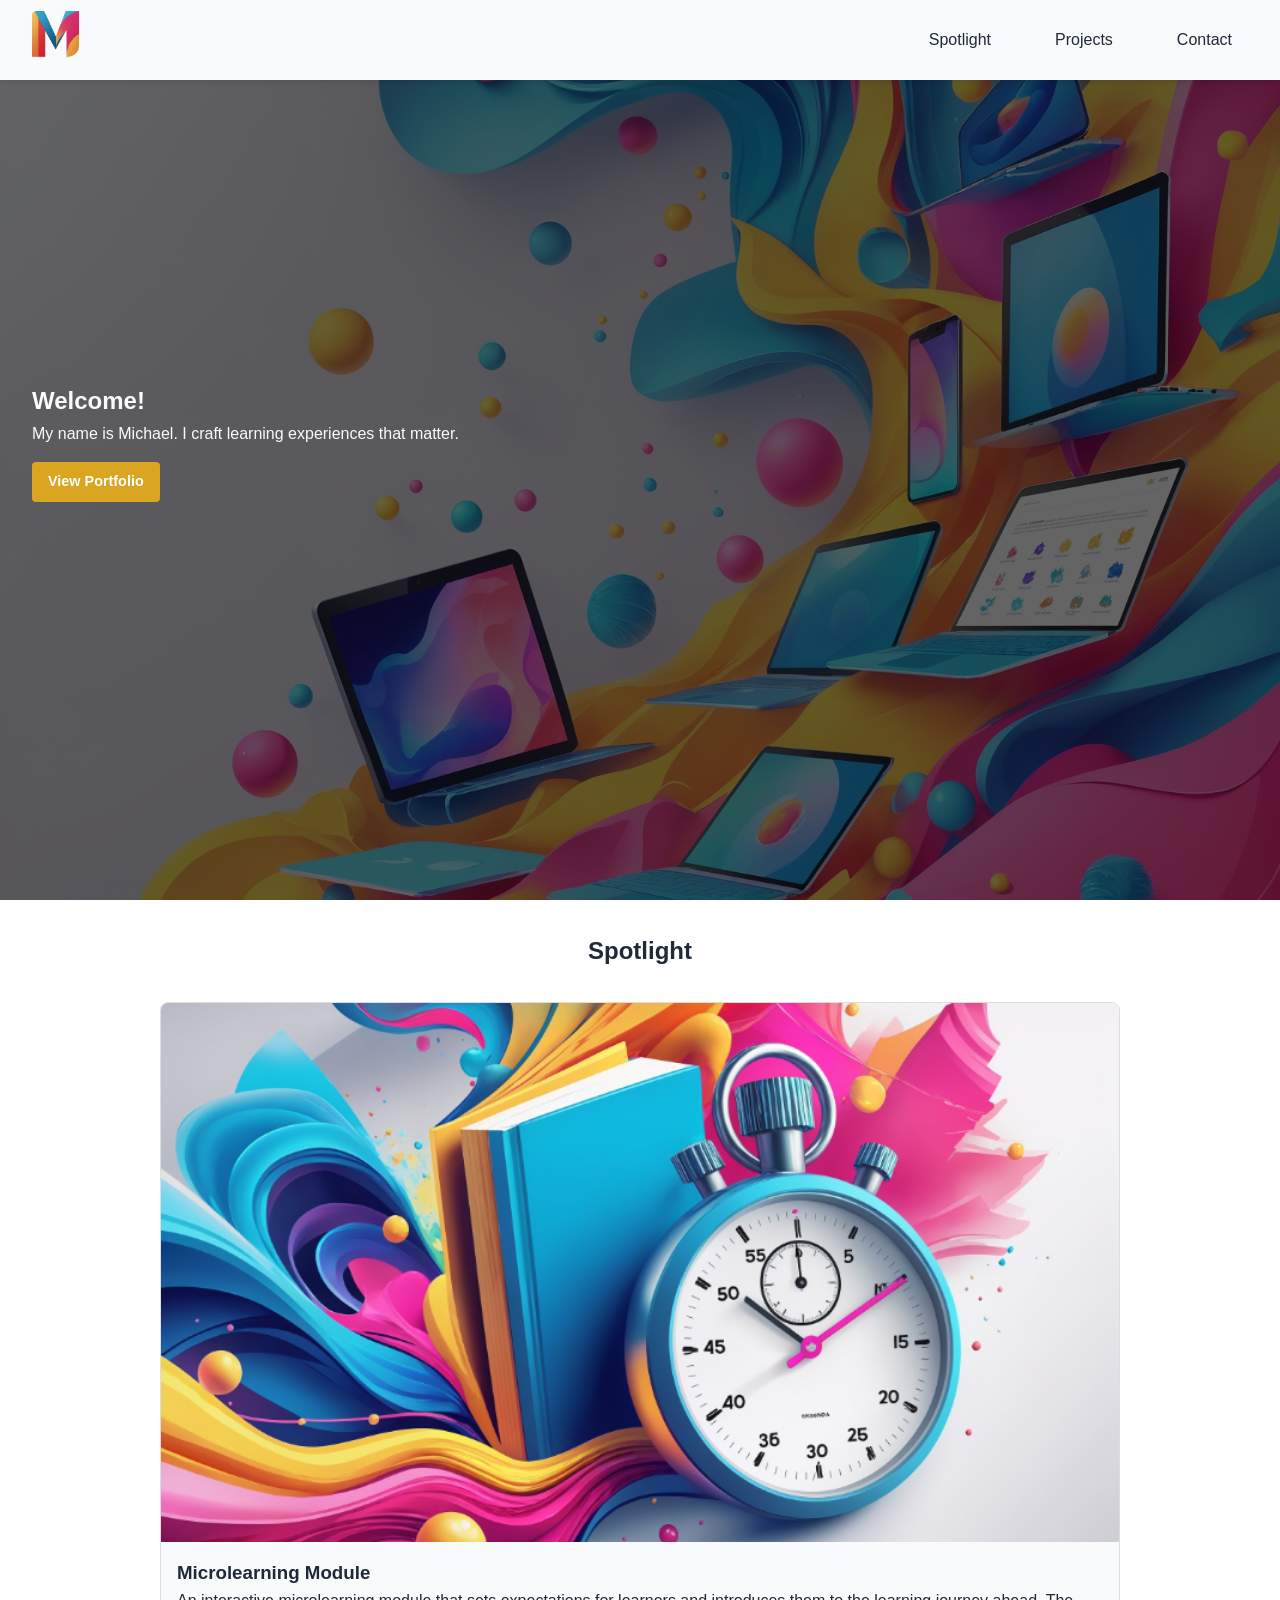
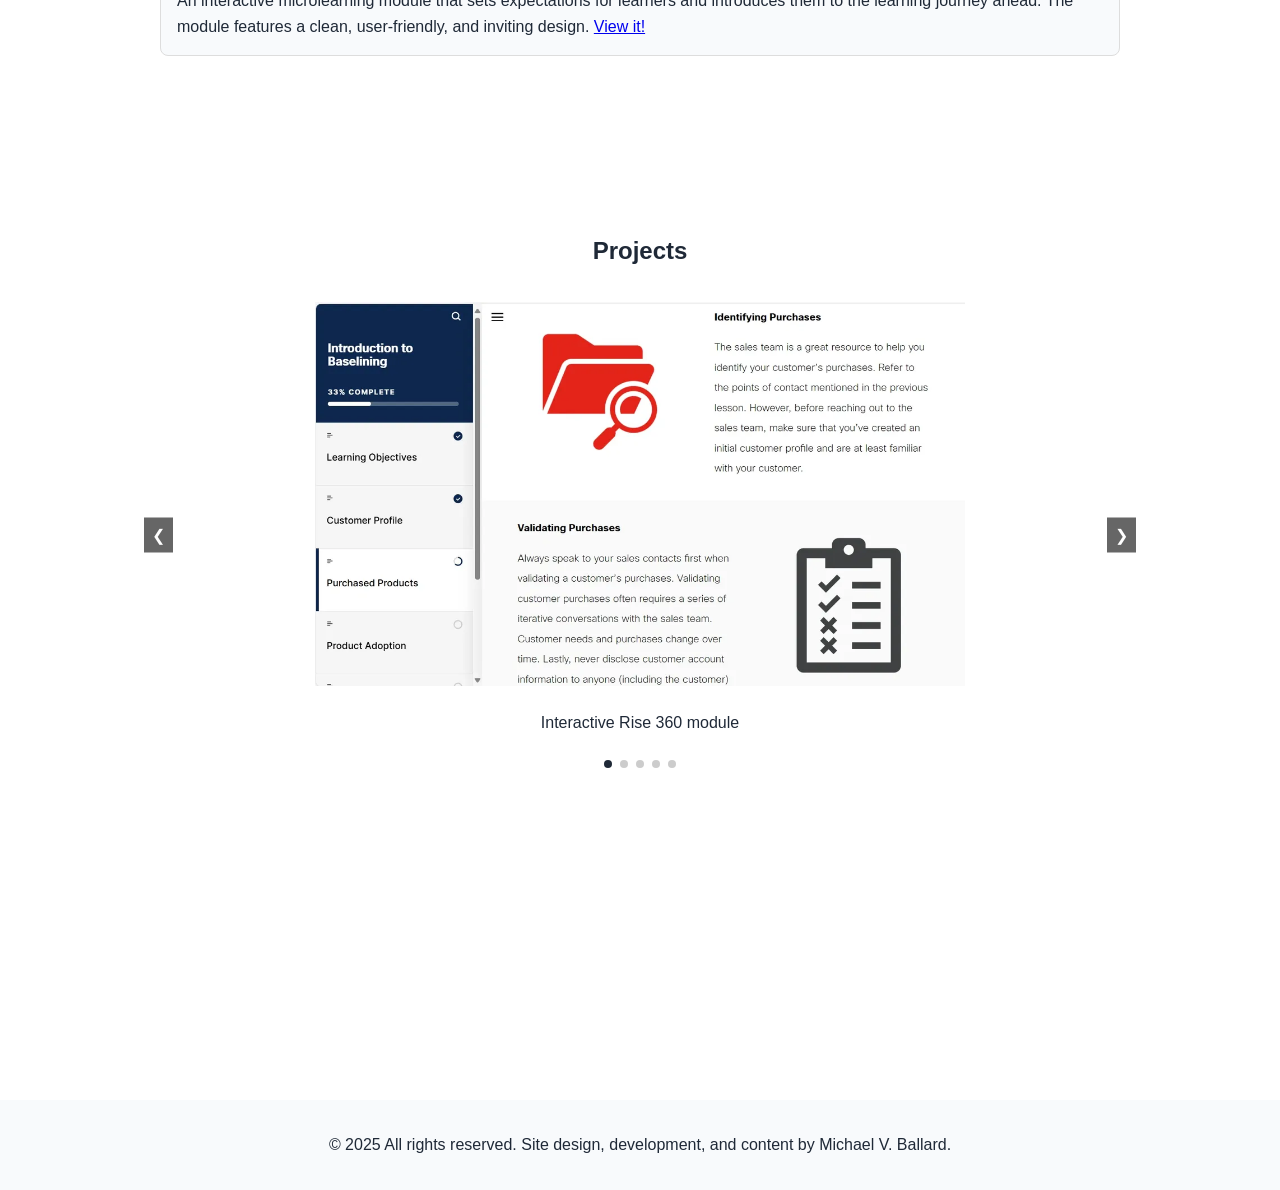
<file: index.html>
<!DOCTYPE html>
<html lang="en">

<head>
    <meta charset="UTF-8">
    <meta name="viewport" content="width=device-width, initial-scale=1.0">
    <meta name="description" content="Michael V. Ballard - Learning Experience Designer and Developer">
    <meta name="author" content="Michael V. Ballard">
    <meta http-equiv="Content-Security-Policy"
        content="default-src 'self'; img-src 'self' https:; script-src 'self'; style-src 'self' 'unsafe-inline';">
    <title>Michael V. Ballard | Learning Experience Designer</title>
    <link rel="icon" href="images/logos/favicon.ico" type="image/x-icon">
    <link rel="shortcut icon" href="images/logos/favicon.ico" type="image/x-icon">
    <link rel="stylesheet" href="css/styles.css">
</head>

<body>
    <header>
        <nav id="navbar" class="navbar-section">
            <div class="logo">
                <a href="/">
                    <img src="images/logos/m_logo.png" alt="Logo" height="50">
                </a>
            </div>

            <button class="hamburger" aria-label="Menu">
                <span class="bar"></span>
                <span class="bar"></span>
                <span class="bar"></span>
            </button>

            <div class="nav-links" id="nav-links">
                <a href="#spotlight">Spotlight</a>
                <a href="#projects">Projects</a>
                <a href="https://linkedin.com/in/michaelvballard" target="_blank">Contact</a>
            </div>
        </nav>
    </header>

    <section id="home" class="welcome">
        <h1>Welcome!</h1>
        <p>My name is Michael. I craft learning experiences that matter.</p>
        <a href="#spotlight" class="cta-btn">View Portfolio</a>
    </section>

    <section id="spotlight">
        <h2>Spotlight</h2>
        <div class="grid-container">
            <!--
            <article class="spotlight-card">
                <div class="card-image-container">
                    <img src="images/spotlight/spotlight-bot.png" alt="Project preview">
                </div>
                <div class="card-text">
                    <h3>Design Assistant</h3>
                    <p>Not a graphic design wiz? No problem! My Ai-powered assistant provides just-in-time
                        learning for anyone who needs help with graphic design concepts, techniques, or tools in
                        Serif's Affinity software suite. <a href="https://affinity-bot-y52j.onrender.com"
                            target="_blank">Try
                            it!</a></p>
                </div>
            </article>
            -->
            <article class="spotlight-card">
                <div class="card-image-container">
                    <img src="images/spotlight/spotlight-microlearning.png" alt="Project preview">
                </div>
                <div class="card-text">
                    <h3>Microlearning Module</h3>
                    <p>An interactive microlearning module that sets expectations for learners and introduces them to
                        the learning journey ahead. The module features a clean, user-friendly, and inviting design. <a
                            href="projects/microlearning/" target="_blank">View it!</a></p>
                </div>
            </article>
        </div>
    </section>

    <section id="projects">
        <h2>Projects</h2>
        <div class="carousel-container" aria-label="Project gallery">
            <div class="carousel">
                <article class="slide" role="group" aria-roledescription="slide">
                    <img src="images/carousel/image03.webp" alt="">
                    <div class="slide-description">Interactive Rise 360 module</div>
                </article>
                <article class="slide" role="group" aria-roledescription="slide">
                    <img src="images/carousel/image04.webp" alt="">
                    <div class="slide-description">Interactive Rise 360 module</div>
                </article>
                <article class="slide" role="group" aria-roledescription="slide">
                    <img src="images/carousel/image05.webp" alt="">
                    <div class="slide-description">Interactive Storyline module</div>
                </article>
                <article class="slide" role="group" aria-roledescription="slide">
                    <img src="images/carousel/image08.webp" alt="">
                    <div class="slide-description">Interactive Storyline module</div>
                </article>
                <article class="slide" role="group" aria-roledescription="slide">
                    <img src="images/carousel/image11.webp" alt="">
                    <div class="slide-description">Interactive Storyline module</div>
                </article>
            </div>
            <button class="carousel-btn prev" aria-label="Previous slide">❮</button>
            <button class="carousel-btn next" aria-label="Next slide">❯</button>
            <div class="dots" role="tablist" aria-label="Slides"></div>
        </div>
    </section>

    <footer>
        <p>&copy; 2025 All rights reserved. Site design, development, and content by Michael V. Ballard.</p>
    </footer>

    <script src="scripts/menu.js"></script>
    <script src="scripts/carousel.js"></script>
</body>

</html>
</file>
<file: css/styles.css>
:root {
    --primary: #daa520;
    --dark: #1f2937;
    --light: #f8fafc;
    --shadow: 0 2px 5px rgba(0,0,0,0.1);
    --overlay: rgba(0, 0, 0, 0.6);
    --transition: 0.3s ease;
}

/* Reset and base styles */
* {
    margin: 0;
    padding: 0;
    box-sizing: border-box;
}

body {
    font-family: Arial, sans-serif;
    line-height: 1.6;
    color: var(--dark);
}

/* Navigation */
.navbar-section {
    position: fixed;
    top: 0;
    width: 100%;
    height: 80px;
    background-color: var(--light);
    box-shadow: var(--shadow);
    z-index: 1000;
    padding: 0 2rem; /* Adjust padding */
    display: flex;
    align-items: center;
    justify-content: space-between; /* Change from space-evenly */
}

.logo {
    display: flex;
    align-items: center;
    height: 100%;
}

/* Base nav-links styles - for desktop */
.nav-links {
    display: flex;
    align-items: center;
    gap: 2rem;
}

.nav-links a {
    text-decoration: none;
    color: var(--dark);
    padding: 0.5rem;
}

/* Hide hamburger on desktop */
.hamburger {
    display: none;
    cursor: pointer;
    background: none;
    border: none;
    padding: 0.5rem;
    width: 40px;
    height: 40px;
    flex-direction: column;
    justify-content: space-between;
}

.bar {
    display: block;
    width: 100%;
    height: 3px;
    background-color: var(--dark);
    transition: var(--transition);
    border-radius: 2px;
}

/* Sections */
section {
    display: flex;
    flex-direction: column;
    align-items: center;
    justify-content: flex-start;
    padding-top: 2rem;
    padding-bottom: 2rem;
    min-height: 100vh;
    scroll-margin-top: 80px; /* compensate for navbar height */
    width: 100%;
}

.welcome {
    position: relative;
    background: url('../images/backgrounds/hero-09.jpg') center/cover no-repeat;
    color: var(--light);
    display: flex;
    flex-direction: column;
    align-items: flex-start;
    justify-content: center;
    padding: 2rem;
}

.welcome::before {
    content: '';
    position: absolute;
    inset: 0;
    background: var(--overlay);
    z-index: 1;
}

.welcome > * {
    position: relative;
    z-index: 2;
}

/* Spotlight Section */
.grid-container {
    display: grid;
    grid-template-columns: repeat(auto-fit, minmax(300px, 1fr));
    gap: 2rem;
    width: 75%;
    padding: 2rem 0;
    margin: 0 auto;
}

.spotlight-card {
    border: 1px solid #ddd;
    border-radius: 8px;
    overflow: hidden;
    max-width: 100%;
    background: var(--light);
}

.card-image-container {
    width: 100%;
    aspect-ratio: 16/9;
    overflow: hidden;
}

.card-image-container img {
    width: 100%;
    height: 100%;
    object-fit: cover;
    max-width: 100%;
}

.card-text {
    padding: 1rem;
}

/* Projects Carousel Section */
.carousel-container {
    position: relative;
    width: 80%;  /* Reduced from 100% */
    overflow: hidden;
    padding: 2rem 0;  /* Reduced padding */
    margin: 0 auto;  /* Center the carousel */
}
  
.carousel {
    display: flex;
    transition: transform var(--transition);
}
  
.slide {
    flex: 0 0 100%;
}
  
.slide img {
    width: 100%;
    height: auto;
    max-height: 384px;  /* Add max-height to limit vertical size */
    object-fit: contain;  /* Ensure image maintains aspect ratio */
}

.slide-description {
    padding: 1rem;
    text-align: center;
}
  
.carousel-btn {
    position: absolute;
    top: 50%;
    transform: translateY(-50%);
    background: var(--overlay);
    color: white;
    border: none;
    cursor: pointer;
    padding: 0.5rem;  /* Reduced from 1rem */
    font-size: 1rem;
}
  
.prev {
    left: 1rem;
}
  
.next {
    right: 1rem;
}
  
.dots {
    display: flex;
    justify-content: center;
    gap: 0.5rem;
    margin-top: 0.5rem;  /* Reduced from 1rem */
}

.dot {
    width: 8px;  /* Reduced from 10px */
    height: 8px;  /* Reduced from 10px */
    border-radius: 50%;
    background: #ccc;
    cursor: pointer;
}

.dot.active {
    background: var(--dark);
}

/*Call to Action Button*/
.cta-btn {
    display: inline-block;
    padding: 0.5rem 1rem;
    background: var(--primary);
    color: white;
    border: none;
    border-radius: 4px;
    font-weight: bold;
    font-size: 0.9rem;
    margin: 1rem 0;
    text-decoration: none;
    animation: subtle-pulse 2s infinite;
    transition: transform 0.3s ease, box-shadow 0.3s ease;
}

.cta-btn:hover {
    transform: translateY(-2px);
    box-shadow: 0 4px 8px rgba(0,0,0,0.15);
}

@keyframes subtle-pulse {
    0% {
        box-shadow: 0 0 0 0 rgba(218, 165, 32, 0.4);
    }
    70% {
        box-shadow: 0 0 0 10px rgba(218, 165, 32, 0);
    }
    100% {
        box-shadow: 0 0 0 0 rgba(218, 165, 32, 0);
    }
}

.confirmation-message {
    display: none;
    text-align: center;
    padding: 2rem;
    background-color: #f0f0f0;
    border-radius: 8px;
}

/* Footer */
footer {
    background: var(--light);
    color:var(--dark);
    padding: 2rem;
    text-align: center;
}

.social-links {
    margin-bottom: 1rem;
}

.social-links img {
    max-width: 75px; /* Match the explicit width/height from HTML */
    height: auto;
    transition: transform var(--transition);
}

.social-links img:hover {
    transform: scale(1.1);
}

/* Responsive Design */
@media (max-width: 768px) {
    .nav-links {
        display: none; /* Hidden by default on mobile */
        flex-direction: column;
        position: absolute;
        top: 80px; /* Match navbar height */
        left: 0;
        width: 100%;
        background-color: white;
        padding: 1rem;
        box-shadow: var(--shadow);
    }

    .nav-links.active {
        display: flex;
    }

    .nav-links a {
        padding: 1rem;
        width: 100%;
        text-align: center;
        border-bottom: 1px solid #eee;
    }

    .nav-links a:last-child {
        border-bottom: none;
    }

    .hamburger {
        display: flex; /* Show hamburger only on mobile */
    }

    .hamburger.active .bar:nth-child(1) {
        transform: translateY(9px) rotate(45deg);
    }

    .hamburger.active .bar:nth-child(2) {
        opacity: 0;
    }

    .hamburger.active .bar:nth-child(3) {
        transform: translateY(-9px) rotate(-45deg);
    }
}

/* Desktop Navigation Animations */
@media screen and (min-width: 768px) {
    .nav-links a {
        position: relative;
        transition: color 0.3s ease;
        padding: 0.5rem 1rem;
    }

    .nav-links a::after {
        content: '';
        position: absolute;
        width: 0;
        height: 2px;
        bottom: 0;
        left: 50%;
        background-color: currentColor;
        transition: all 0.3s ease;
        transform: translateX(-50%);
    }

    .nav-links a:hover::after {
        width: 80%;
    }

    .nav-links a:active {
        transform: scale(0.95);
        transition: transform 0.1s ease;
    }
}
</file>
